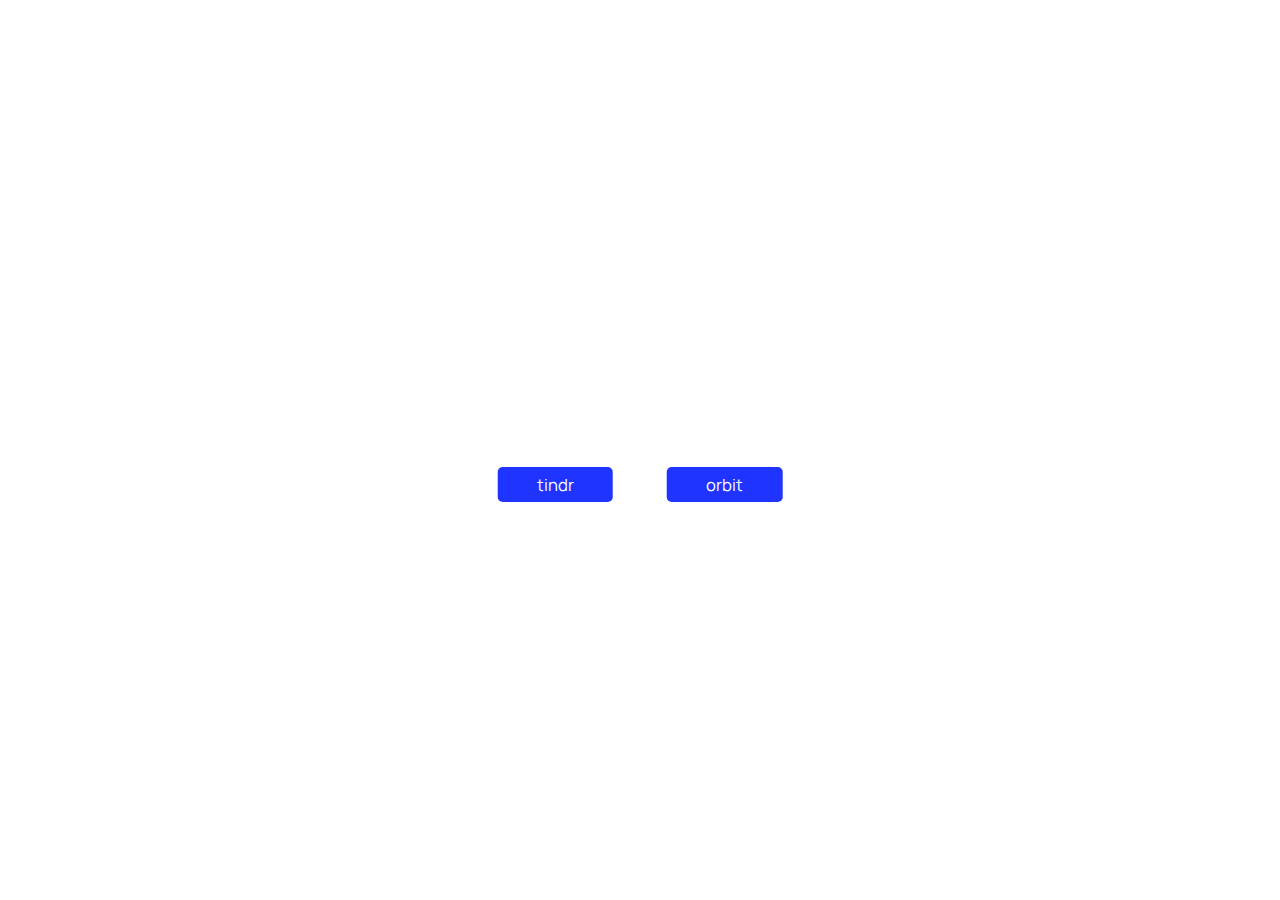
<file: src/starting/index.html>
<!DOCTYPE html>
<html lang="en">

<head>
    <title>stars align</title>

    <link rel="stylesheet" href="sStyle.css">
    <link rel="preconnect" href="https://fonts.googleapis.com/%22%3E">
    <link rel="preconnect" href="https://fonts.gstatic.com/" crossorigin>
    <link rel="stylesheet"
        href="https://fonts.googleapis.com/css2?family=Manrope:wght@200;300;400;500;600;700;800&display=swap">
</head>

<body>
    <div class="center">
        <h1 id="h1">
            stars align
        </h1>

        <button onclick="location.href='../tindr/part1/part1.html'" class="tindr">
            tindr
        </button>

        <button onclick="location.href='../orbit/index.html'" class="orbit">
            orbit
        </button>

    </div>

    <script src="sScript.js"></script>
</body>

</html>
</file>
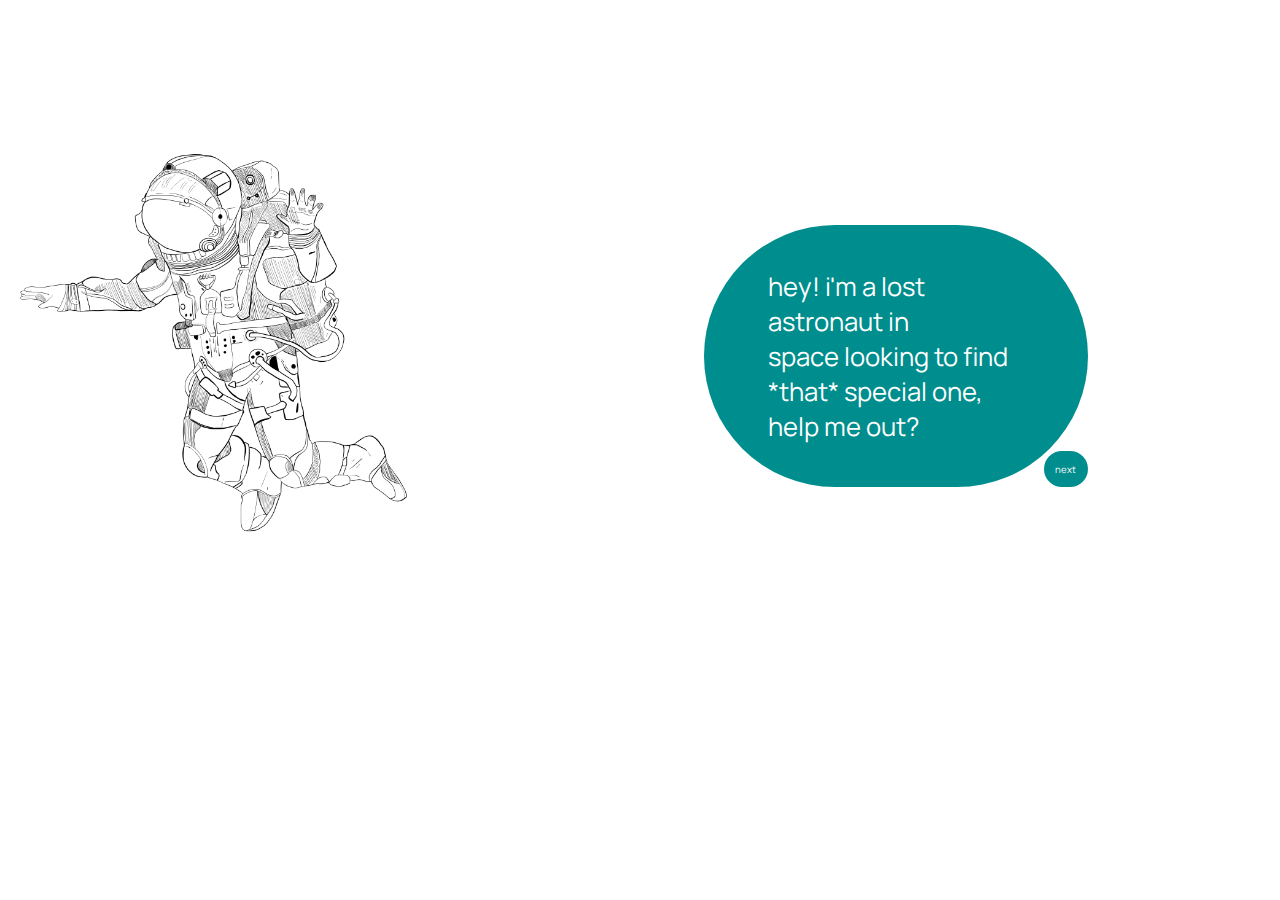
<file: src/tindr/part1/part1.html>
<!DOCTYPE html>
<html>

<head>
    <link rel="stylesheet" href="part1.css">

    <title>
        stars align - 1
    </title>
    <link rel="preconnect" href="https://fonts.googleapis.com">
    <link rel="preconnect" href="https://fonts.gstatic.com" crossorigin>
    <link href="https://fonts.googleapis.com/css2?family=Manrope:wght@200;300;400;500;600;700;800&display=swap" rel="stylesheet">
</head>

<body>

    <div class="date-picker">
        <div class="selected-date"></div>

        <div class="dates">
            <div class="month">
                <div class="arrows prev-mth">&lt;</div>
                <div class="mth"></div>
                <div class="arrows next-mth">&gt;</div>
            </div>

            <div class="days"></div>
        </div>
    </div>

    <div id="pg1" class="lol">

        <div class="main">
            <div class="text-box">
                <p class="myP" id="words">hey! i'm a lost astronaut in<br> space looking to find *that* special one,<br> help me out?</p>

                <button id="next-button" onclick="transforming()">next</button>
            </div>
            <!-- <input type="date" id="start" name="trip-start" value="2021-10-02"> -->
        </div>
        <img id="astro-img" src="../images/astro.png">



        <div id="forming">
            <form onsubmit="return false;">
                <input id="address-form" type="text" value="" /><br>
                <!-- <input id="address-submit" type="submit" onclick="saveAddress();"/> -->
            </form>
        </div>
        <!-- das wat i thought poopie head -->
        <!-- <div id="twoButtons">
                            <button>collision!</button>
                        </div> -->
    </div>
    <script src="part1.js"></script>
    <script src="./calendar/calendar.js"></script>
</body>

</html>

<!-- let formm = document.getElementsByClassName("forming");
        formm.style.display = "block"; -->
</file>
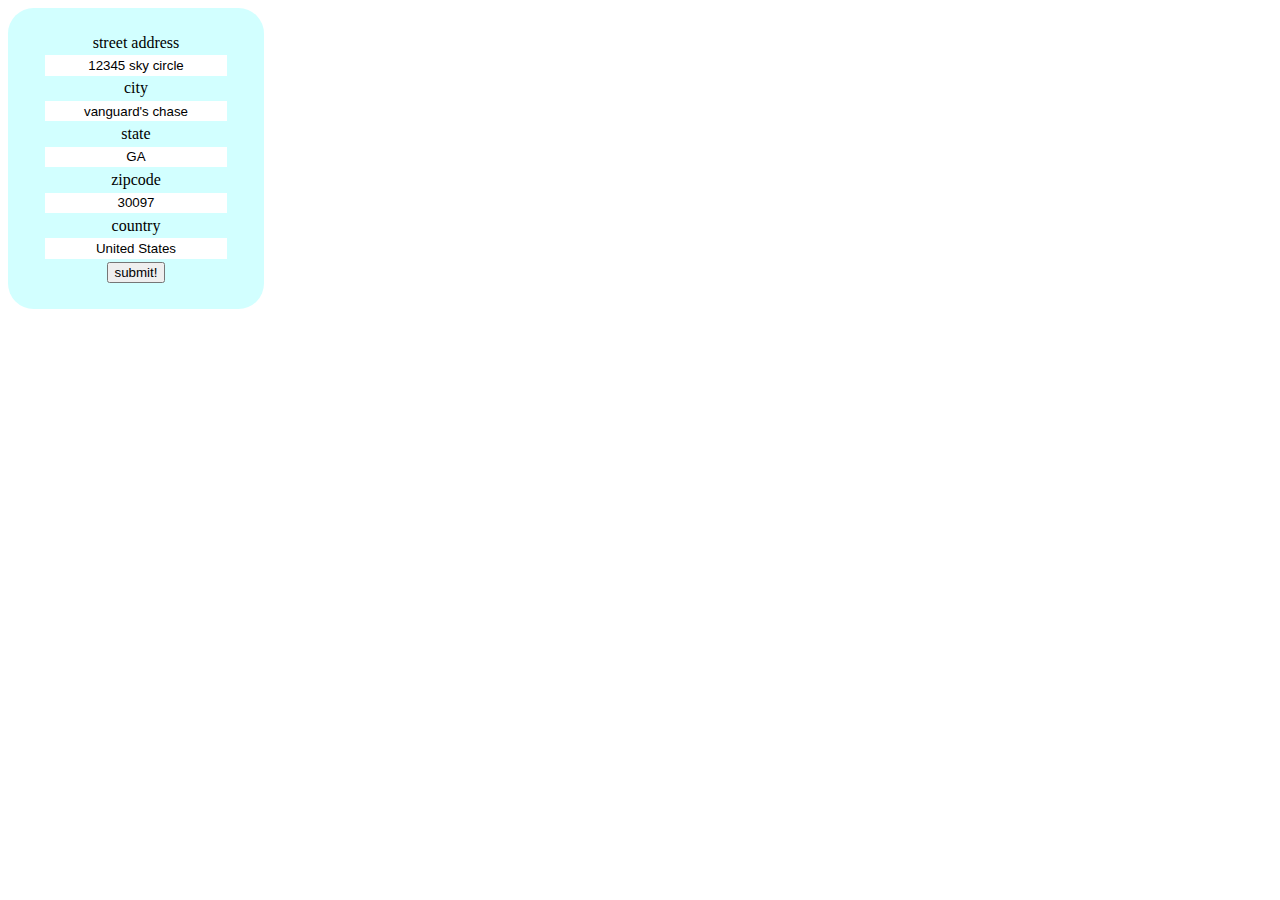
<file: src/tindr/part2/input-form.html>
<!DOCTYPE html>
<html>

<head>
    <link rel="stylesheet" href="input-forming.css">
    <title>
        space tindr
    </title>
    <link rel="preconnect" href="https://fonts.googleapis.com">
    <link rel="preconnect" href="https://fonts.gstatic.com" crossorigin>
    <link href="https://fonts.googleapis.com/css2?family=Manrope:wght@200;300;400;500;600;700;800&display=swap" rel="stylesheet">
</head>

<body>
    <div class="forming">
    <form action="/action_page.php">
        <label for="fstreet">street address</label><br>
        <input type="text" id="fstreet" name="fstreet" value="12345 sky circle"><br>
        <label for="fcity">city</label><br>
        <input type="text" id="fcity" name="fcity" value="vanguard's chase"><br>
        <label for="fstate">state</label><br>
        <input type="text" id="fstate" name="fstate" value="GA"><br>
        <label for="fcode">zipcode</label><br>
        <input type="text" id="fcode" name="fcode" value="30097"><br>
        <label for="fcountry">country</label><br>
        <input type="text" id="fcountry" name="fcountry" value="United States"><br>
        <input type="submit" value="submit!">
    </form>
    </div>

</body>

</html>
</file>
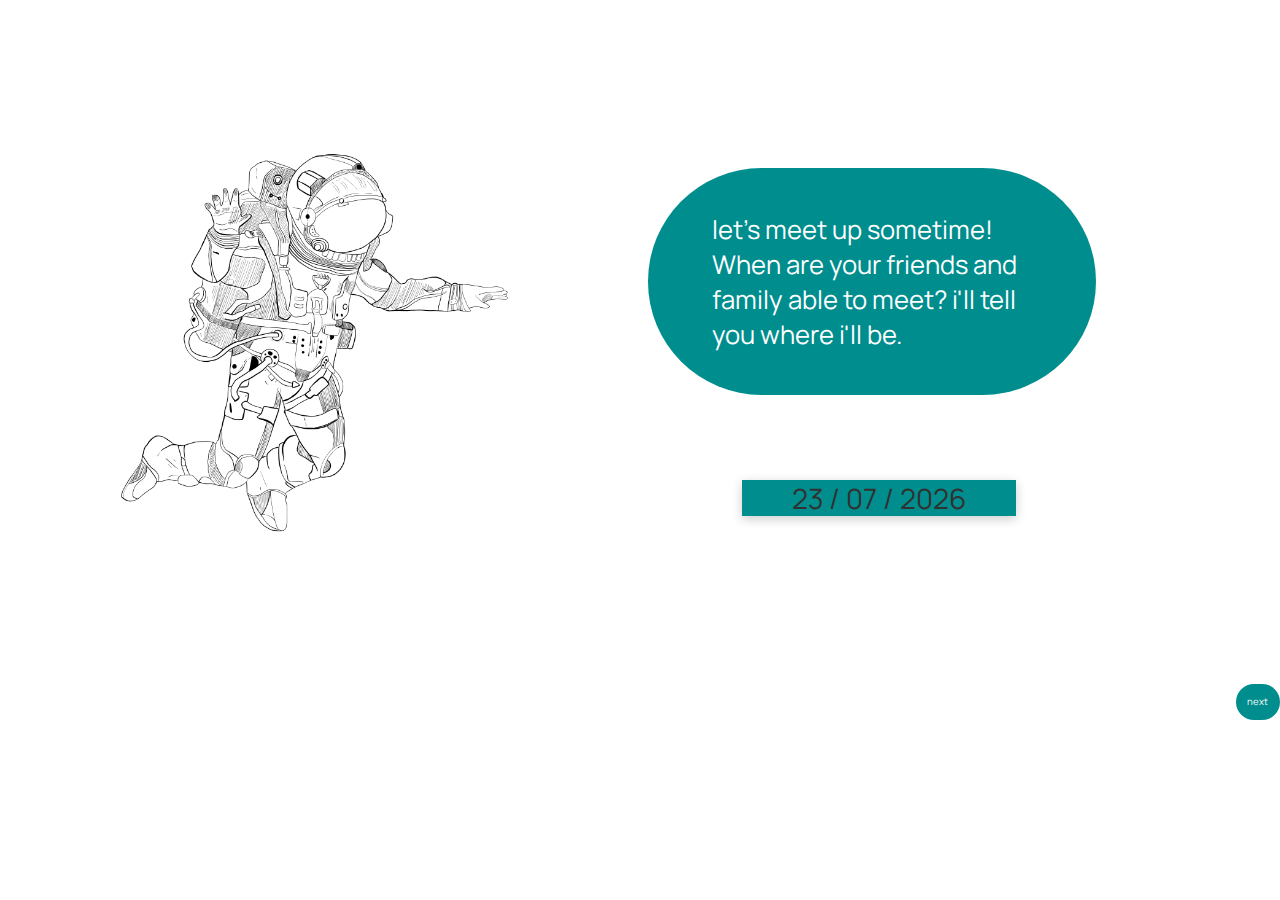
<file: src/tindr/part3.1/part3.html>
<!DOCTYPE html>
<html>

<head>
    <link rel="stylesheet" href="part3.css">

    <title>
        stars align
    </title>
    <link rel="preconnect" href="https://fonts.googleapis.com">
    <link rel="preconnect" href="https://fonts.gstatic.com" crossorigin>
    <link rel="stylesheet" href="https://fonts.googleapis.com/css2?family=Manrope:wght@200;300;400;500;600;700;800&display=swap">
</head>

<body>
    <div class="date-picker">
        <div class="selected-date"></div>

        <div class="dates">
            <div class="month">
                <div class="arrows prev-mth">&lt;</div>
                <div class="mth"></div>
                <div class="arrows next-mth">&gt;</div>
            </div>

            <div class="days"></div>
        </div>
    </div>

    <div id="pg1">

        <img id="astro-img" src="../images/astro.png">

        <div class="main">
            <div class="text-box">
                <p class="myP" id="words">
                    let’s meet up sometime! When are your friends and family able to meet? i'll tell you where i'll be.
                </p>
            </div>
            <div id="next">
                <button onclick="transforming()">next</button>
            </div>
        </div>
    </div>
    <script src="calendar.js"></script>
    <script src="part3.js"></script>
</body>

</html>
</file>
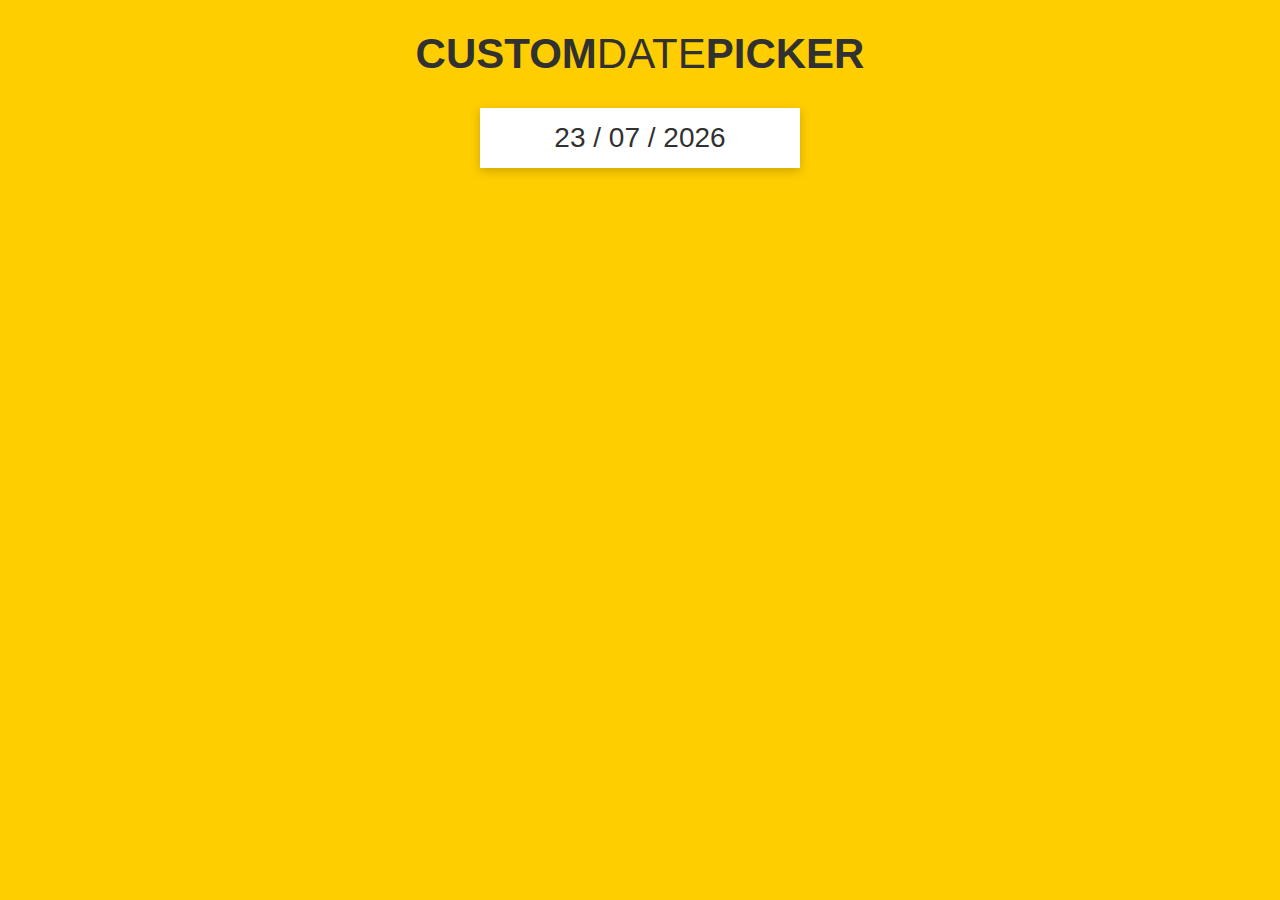
<file: src/tindr/part1/calendar/calender.html>
<!-- <!DOCTYPE html>
<html>

    <head>
        <link rel="stylesheet" href="calendering.css">
        <title>
            space tindr
        </title>
        <link rel="preconnect" href="https://fonts.googleapis.com">
        <link rel="preconnect" href="https://fonts.gstatic.com" crossorigin>
        <link href="https://fonts.googleapis.com/css2?family=Manrope:wght@200;300;400;500;600;700;800&display=swap" rel="stylesheet">
    </head>

    <body>
        <h1>choose your birthday!</h1>

        <form>
            <label for="date">Date</label>
            <input type="text" id="date" name="date">
            <label for="month">Month</label>
            <input type="text" id="month" name="month">
            <label for="year">Year</label>
            <input type="text" id="year" name="year">
        </form>

        <button onclick="collectData()">Enter</button>

        <h2>
            Your Birthday
        </h2>

        <p id="p1">
            Whats your birthday?
        </p>

        <script src="calendar.js"></script>
    </body>

</html> -->

<!DOCTYPE html>
<html lang="en">
<head>
	<meta charset="UTF-8">
	<meta name="viewport" content="width=device-width, initial-scale=1.0">
	<meta http-equiv="X-UA-Compatible" content="ie=edge">
	<title>Date Picker</title>

	<link rel="stylesheet" href="calendering.css" />
</head>
<body>
	<h1>CUSTOM<span>DATE</span>PICKER</h1>

	<div class="date-picker">
		<div class="selected-date"></div>

		<div class="dates">
			<div class="month">
				<div class="arrows prev-mth">&lt;</div>
				<div class="mth"></div>
				<div class="arrows next-mth">&gt;</div>
			</div>

			<div class="days"></div>
		</div>
	</div>

	<script src="calendar.js"></script>
</body>
</html>
</file>
<file: src/starting/sStyle.css>
* {
    color: #fff;
    font-family: 'Manrope', sans-serif;
}

body {
    background-image: url("https://images.unsplash.com/photo-1620646233562-f2a31ad24425?ixid=MnwxMjA3fDB8MHxzZWFyY2h8OHx8c3RhcnMlMjBibGFja3xlbnwwfHwwfHw%3D&ixlib=rb-1.2.1&w=1000&q=80");
}

#h1 {
    font-size: 2vw;
}

.center {
    position: absolute;
    top: 50%;
    left: 50%;
    transform: translate(-50%, -50%);
    text-align: center;
}

.tindr {
    width: 9vw;
    height: 2.7vw;
    border: none;
    background-color: #1F35FF;
    color: #fff;
    border-radius: 5px;
    margin-right: 2vw;
    font-size: 1.3vw;
    transition: ease-out 0.3s;
    position: relative;
    z-index: 1;
}

.tindr:hover {
    color: #fff;
    cursor: pointer;
}

.tindr:before {
    transition: 0.5s all ease;
    position: absolute;
    top: 0;
    left: 50%;
    right: 50%;
    bottom: 0;
    opacity: 0;
    content: "";
    background-color: #FF906C;
    border-radius: 5px;
}

.tindr:hover:before {
    transition: 0.5s all ease;
    left: 0;
    right: 0;
    opacity: 1;
    z-index: -1;
}

.orbit {
    width: 9vw;
    height: 2.7vw;
    border: none;
    background-color: #1F35FF;
    color: #fff;
    border-radius: 5px;
    margin-left: 2vw;
    font-size: 1.3vw;
    transition: ease-out 0.3s;
    position: relative;
    z-index: 1;
}

.orbit:hover {
    color: #fff;
    cursor: pointer;
}

.orbit:before {
    transition: 0.5s all ease;
    position: absolute;
    top: 0;
    left: 50%;
    right: 50%;
    bottom: 0;
    opacity: 0;
    content: "";
    background-color: #FF906C;
    border-radius: 5px;
}

.orbit:hover:before {
    transition: 0.5s all ease;
    left: 0;
    right: 0;
    opacity: 1;
    z-index: -1;
}
</file>
<file: src/tindr/part1/part1.css>
* {
    color: #fff;
    font-family: 'Manrope', sans-serif;
}

body {
    background-image: url("https://images.unsplash.com/photo-1620646233562-f2a31ad24425?ixid=MnwxMjA3fDB8MHxzZWFyY2h8OHx8c3RhcnMlMjBibGFja3xlbnwwfHwwfHw%3D&ixlib=rb-1.2.1&w=1000&q=80");
    overflow: hidden;
}

#pg1 {
    display: flex;
    align-items: center;
    width: 100%;
    height: 100%;
}

#astro-img {
    width: 40vw;
    ;
    position: relative;
    display: inline-block;
}

#start {
    display: none;
    position: relative;
    background-color: transparent;
    border-radius: 2vw;
    width: 20vw;
    height: 10vh;
    text-align: center;
    margin-left: 20vw;
    border-radius: 15vw;
}

.text-box {
    display: inline-block;
    background-color: #008D8D;
    position: absolute;
    right: 15vw;
    top: 20vh;
    text-align: left;
    padding: 2vh 5vw;
    border-radius: 15vw;
    width: 20vw;
    margin-left: 20vw;
    margin-top: 5vh;
    color: #fff;
}

.myP {
    font-size: 2vw;
}

button {
    background-color: #008D8D;
    margin-right: 0;
    padding: .75vw;
    position: absolute;
    border-color: transparent;
    border-style: solid;
    transition: .5s;
    right: 0;
    bottom: 0;
    border-radius: 2vw;
    font-size: 0.75vw;
}

button:hover {
    border-color: white;
}

#forming {
    width: 20vw;
    box-sizing: border-box;
    /* background-color: #D2FFFF; */
    padding: 2vh;
    padding-right: 2vw;
    position: absolute;
    right: 15vw;
    bottom: 25vh;
    display: none;
    align-items: right;
}

#address-form {
    width: 20vw;
    height: 5vh;
    color: #008D8D;
    border: 0;
    border-bottom: transparent;
    margin-bottom: 2vh;
    background-color: #FFF;
    opacity: .2;
    border-radius: 1vw;
    font-weight: 1000;
}

#address-form:hover {
    opacity: .8;
}

#address-submit {
    width: 10vw;
    height: 5vh;
    color: #008D8D;
    padding-top: 1vh;
    padding-bottom: 1vw;
    border: 0;
    border-bottom: transparent;
    background-color: #D2FFFF;
    border-radius: 1vw;
    font-weight: 600;
    text-align: center;
}

#address-submit:hover {
    background-color: #008D8D;
    color: white;
}

.date-picker {
    display: none;
    position: absolute;
    top: 50vh;
    left: 60vw;
    width: 100%;
    max-width: 20vw;
    height: 2vh;
    background-color: #AEB6FF;
    margin: 30px auto;
    padding: 1vh;
    box-shadow: 0px 3px 10px rgba(0, 0, 0, 0.2);
    cursor: pointer;
    user-select: none;
}

.date-picker:hover {
    background-color: #F3F3F3;
}

.date-picker .selected-date {
    width: 100%;
    height: 100%;
    display: flex;
    justify-content: center;
    align-items: center;
    color: #313131;
    font-size: 28px;
}

.date-picker .dates {
    display: none;
    position: absolute;
    top: 100%;
    left: 0;
    right: 0;
    background-color: #AEB6FF;
}

.date-picker .dates.active {
    display: block;
}

.date-picker .dates .month {
    display: flex;
    justify-content: space-between;
    align-items: center;
    border-bottom: 2px solid #AEB6FF;
    color: black;
}

.date-picker .dates .month .arrows {
    width: 35px;
    height: 35px;
    display: flex;
    justify-content: center;
    align-items: center;
    color: #313131;
    font-size: 20px;
}

.date-picker .dates .month .arrows:hover {
    background-color: #F3F3F3;
}

.date-picker .dates .month .arrows:active {
    background-color: #298b6b;
}

.date-picker .dates .days {
    display: grid;
    grid-template-columns: repeat(7, 1fr);
    height: 200px;
}

.date-picker .dates .days .day {
    display: flex;
    justify-content: center;
    align-items: center;
    color: #313131;
}

.date-picker .dates .days .day.selected {
    background-color: #00CA85;
}
</file>
<file: src/tindr/part2/input-forming.css>
* {
    box-sizing: border-box;
}

.forming {
    display: inline-block;
    align-items: center;
    text-align: center;
    margin-left: auto;
    margin-right: auto;
    width: 20vw;
    padding: 2vw;
    background-color: #D2FFFF;
    border-radius: 2vw;
}

input[type=text] {
    text-align: center;
    padding: .2vw;
    margin: .3vw;
    border: 0;
    border-bottom: transparent;
}

input[type=text]:active {
    border-bottom: .5vw solid #008D8D;
}

input[type=text]:hover {
    border-bottom: .5vw solid #008D8D;
    transition: .5s;
}
</file>
<file: src/tindr/part3.1/part3.css>
* {
    color: #fff;
    font-family: 'Manrope', sans-serif;
}

body {
    background-image: url("https://images.unsplash.com/photo-1620646233562-f2a31ad24425?ixid=MnwxMjA3fDB8MHxzZWFyY2h8OHx8c3RhcnMlMjBibGFja3xlbnwwfHwwfHw%3D&ixlib=rb-1.2.1&w=1000&q=80");
    overflow: hidden;
}

#pg1 {
    display: flex;
    align-items: center;
    width: 100%;
    height: 100%;
}

#astro-img {
    width: 40vw;
    position: relative;
    display: inline-block;
    transform: scaleX(-1);
}

.text-box {
    display: inline-block;
    background-color: #008D8D;
    position: relative;
    text-align: left;
    padding: 2vh 5vw;
    border-radius: 15vw;
    width: 25vw;
    margin-left: 10vw;
    margin-bottom: 15vh;
    color: #fff;
}

.myP {
    font-size: 2vw;
}

button {
    background-color: #008D8D;
    margin-right: 0;
    margin-bottom: 20vh;
    padding: .75vw;
    position: absolute;
    border-color: transparent;
    border-style: solid;
    transition: .5s;
    right: 0;
    bottom: 0;
    border-radius: 2vw;
    font-size: 0.75vw;
}

button:hover {
    border-color: white;
}

button {
    background-color: #008D8D;
    margin-right: 0;
    padding: .75vw;
    position: absolute;
    border-color: transparent;
    border-style: solid;
    transition: .5s;
    right: 0;
    bottom: 0;
    border-radius: 2vw;
    font-size: 0.75vw;
}

button:hover {
    border-color: white;
}

.date-picker {
    display: block;
    position: absolute;
    top: 50vh;
    left: 58vw;
    width: 100%;
    max-width: 20vw;
    height: 2vh;
    background-color: #008D8D;
    margin: 30px auto;
    padding: 1vh;
    box-shadow: 0px 3px 10px rgba(0, 0, 0, 0.2);
    cursor: pointer;
    user-select: none;
}

.date-picker:hover {
    background-color: #F3F3F3;
}

.date-picker .selected-date {
    width: 100%;
    height: 100%;
    display: flex;
    justify-content: center;
    align-items: center;
    color: #313131;
    font-size: 28px;
}

.date-picker .dates {
    display: none;
    position: absolute;
    top: 100%;
    left: 0;
    right: 0;
    background-color: #008D8D;
}

.date-picker .dates.active {
    display: block;
}

.date-picker .dates .month {
    display: flex;
    justify-content: space-between;
    align-items: center;
    border-bottom: 2px solid #008D8D;
    color: black;
}

.date-picker .dates .month .arrows {
    width: 35px;
    height: 35px;
    display: flex;
    justify-content: center;
    align-items: center;
    color: #313131;
    font-size: 20px;
}

.date-picker .dates .month .arrows:hover {
    background-color: #F3F3F3;
}

.date-picker .dates .month .arrows:active {
    background-color: #298b6b;
}

.date-picker .dates .days {
    display: grid;
    grid-template-columns: repeat(7, 1fr);
    height: 200px;
}

.date-picker .dates .days .day {
    display: flex;
    justify-content: center;
    align-items: center;
    color: #313131;
}

.date-picker .dates .days .day.selected {
    background-color: #00CA85;
}
</file>
<file: src/tindr/part1/calendar/calendering.css>
/* 
body {
    background-color: #D2FFFF;
    box-sizing: border-box;
}

h1 {
    margin: 30px 0px;
    color: #008D8D;
    font-size: 42px;
    font-weight: 900;
    text-align: center;
} */

* {
    margin: 0;
    padding: 0;
    box-sizing: border-box;
}

body {
    background-color: #FFCE00;
    font-family: 'Saira', Arial, Helvetica, sans-serif;
}

h1 {
    margin: 30px 0px;
    color: #313131;
    font-size: 42px;
    font-weight: 900;
    text-align: center;
}

h1 span {
    font-weight: 300;
}

.date-picker {
    position: relative;
    width: 100%;
    max-width: 320px;
    height: 60px;
    background-color: #FFF;
    margin: 30px auto;
    box-shadow: 0px 3px 10px rgba(0, 0, 0, 0.2);
    cursor: pointer;
    user-select: none;
}

.date-picker:hover {
    background-color: #F3F3F3;
}

.date-picker .selected-date {
    width: 100%;
    height: 100%;
    display: flex;
    justify-content: center;
    align-items: center;
    color: #313131;
    font-size: 28px;
}

.date-picker .dates {
    display: none;
    position: absolute;
    top: 100%;
    left: 0;
    right: 0;
    background-color: #FFF;
}

.date-picker .dates.active {
    display: block;
}

.date-picker .dates .month {
    display: flex;
    justify-content: space-between;
    align-items: center;
    border-bottom: 2px solid #EEE;
}

.date-picker .dates .month .arrows {
    width: 35px;
    height: 35px;
    display: flex;
    justify-content: center;
    align-items: center;
    color: #313131;
    font-size: 20px;
}

.date-picker .dates .month .arrows:hover {
    background-color: #F3F3F3;
}

.date-picker .dates .month .arrows:active {
    background-color: #00CA85;
}

.date-picker .dates .days {
    display: grid;
    grid-template-columns: repeat(7, 1fr);
    height: 200px;
}

.date-picker .dates .days .day {
    display: flex;
    justify-content: center;
    align-items: center;
    color: #313131;
}

.date-picker .dates .days .day.selected {
    background-color: #00CA85;
}
</file>
